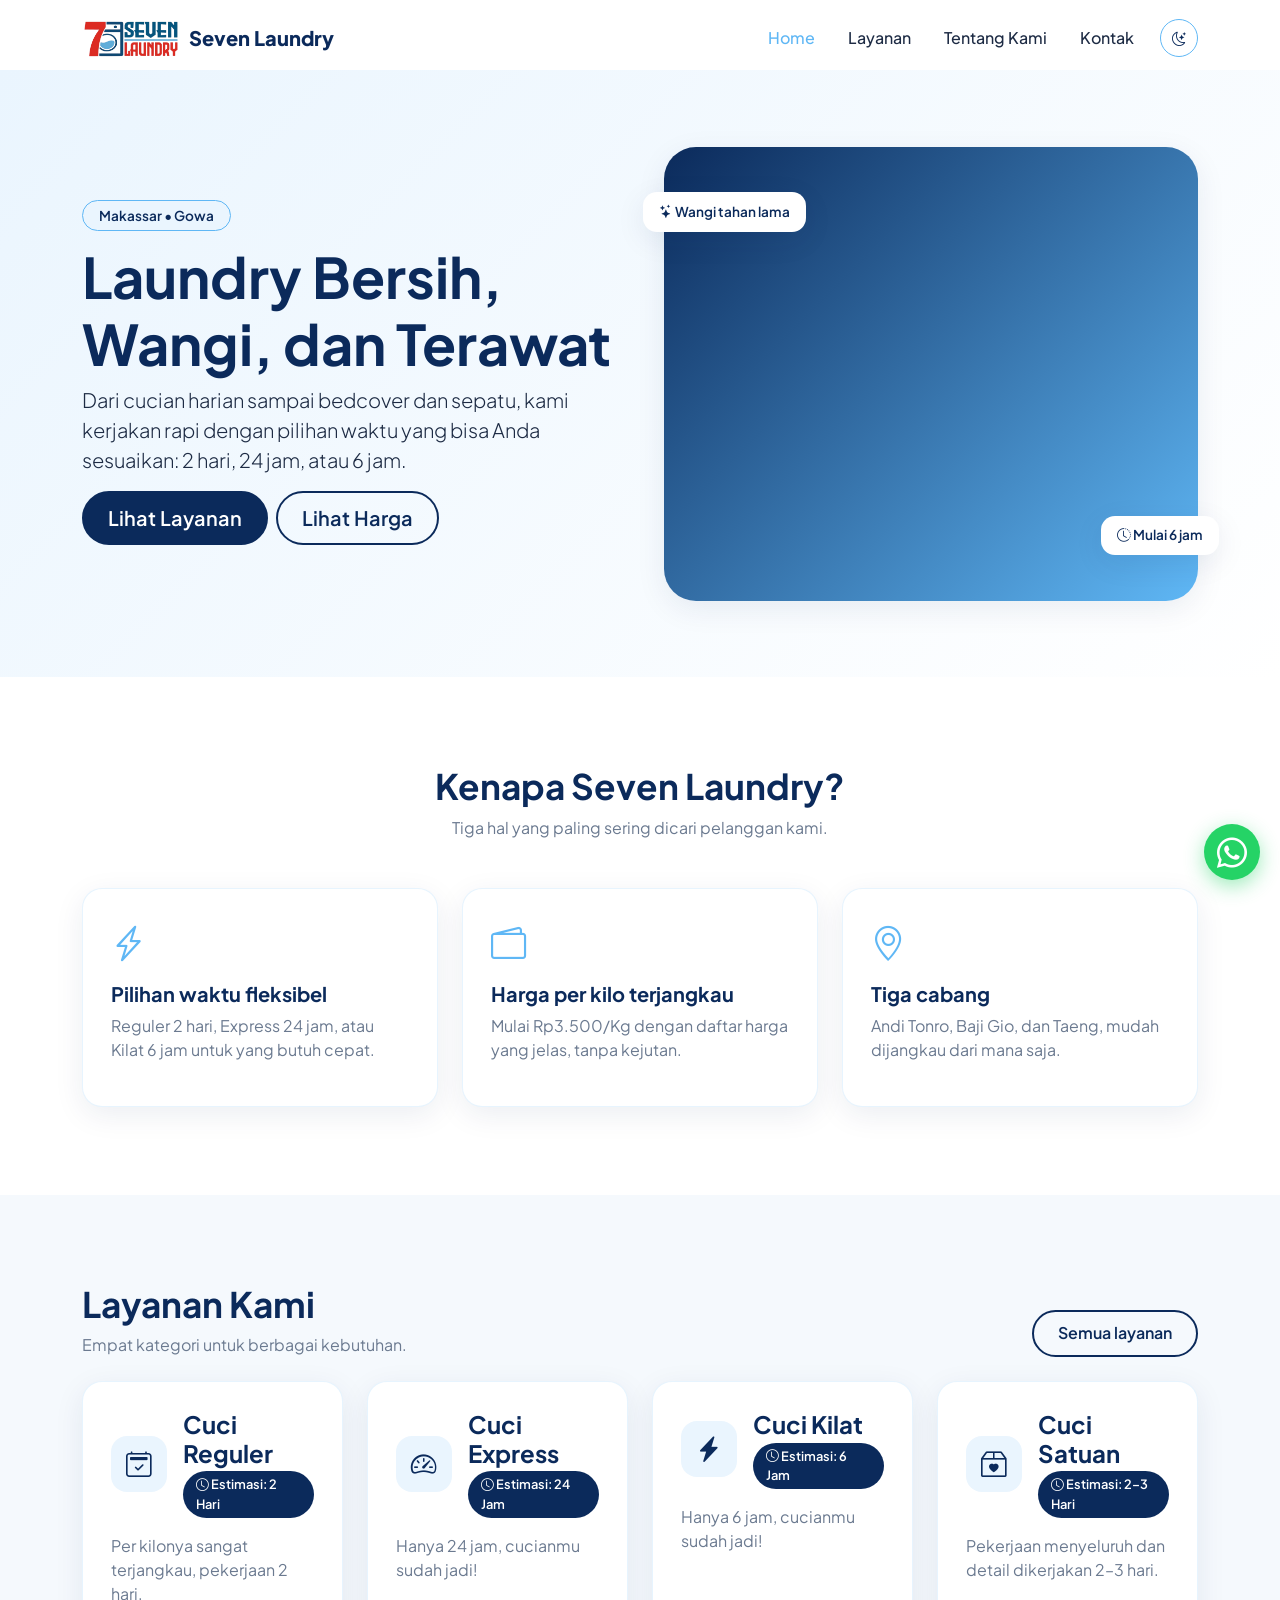
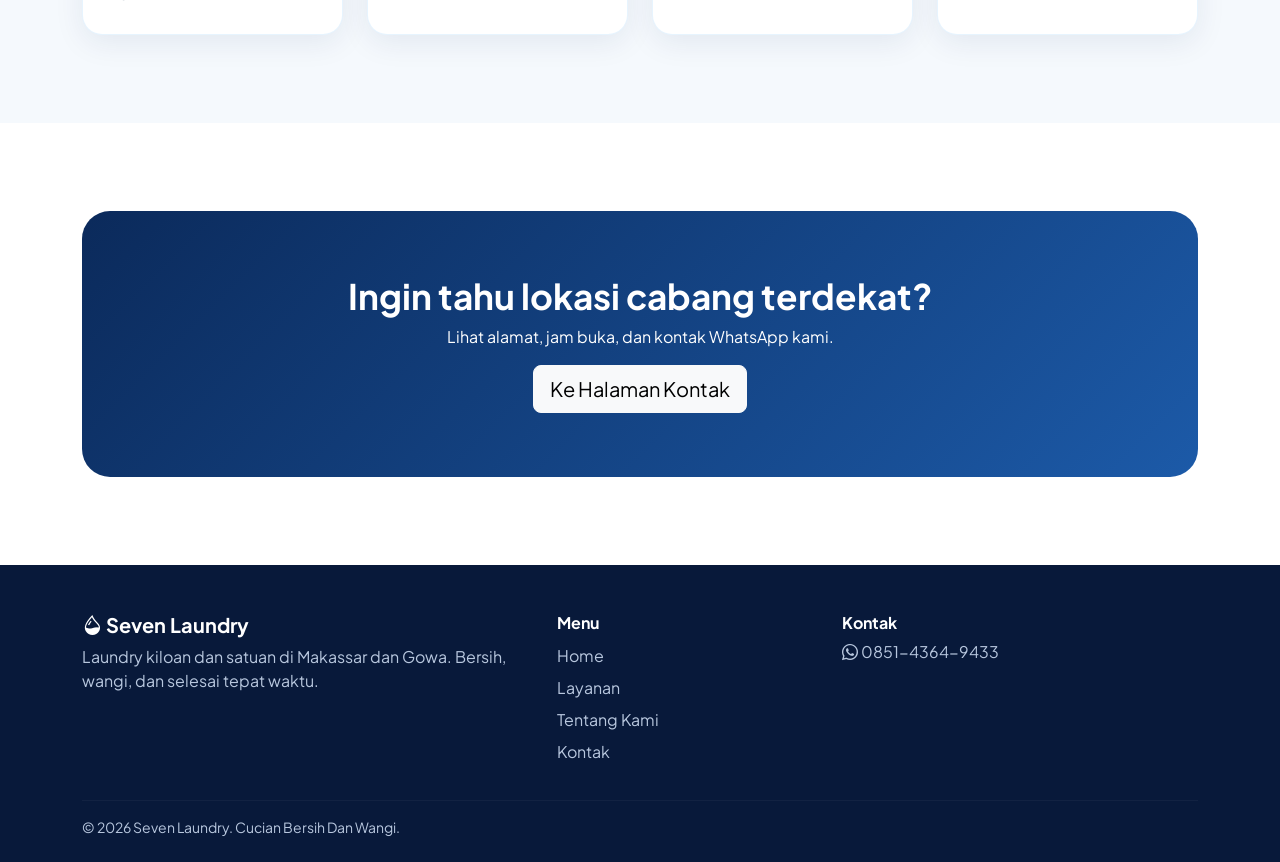
<file: index.html>
<!doctype html>
<html lang="id">
  <head>
    <meta charset="UTF-8" />
    <meta name="viewport" content="width=device-width, initial-scale=1" />
    <title>Home | Seven Laundry</title>
    <meta
      name="description"
      content="Seven Laundry Makassar - laundry kiloan dan satuan, reguler, express, dan kilat."
    />
    <link
      href="https://cdn.jsdelivr.net/npm/bootstrap@5.3.3/dist/css/bootstrap.min.css"
      rel="stylesheet"
    />
    <link
      href="https://cdn.jsdelivr.net/npm/bootstrap-icons@1.11.3/font/bootstrap-icons.css"
      rel="stylesheet"
    />
    <link
      href="https://fonts.googleapis.com/css2?family=Plus+Jakarta+Sans:wght@400;500;600;700;800&display=swap"
      rel="stylesheet"
    />
    <link href="css/style.css" rel="stylesheet" />
  </head>
  <body>
    <!-- NAVBAR -->
    <nav class="navbar navbar-expand-lg fixed-top" id="mainNav">
      <div class="container">
        <a class="navbar-brand" href="index.html">
          <!-- TEMPAT LOGO: taruh file logo di assets/images/logo.png -->
          <img
            src="assets/images/logo.png"
            alt="Logo Seven Laundry"
            class="brand-logo"
            onerror="this.remove()"
          />
          <span>Seven Laundry</span>
        </a>
        <button
          class="navbar-toggler"
          type="button"
          data-bs-toggle="collapse"
          data-bs-target="#menu"
          aria-label="Buka menu"
        >
          <i class="bi bi-list fs-2"></i>
        </button>
        <div class="collapse navbar-collapse" id="menu">
          <ul class="navbar-nav ms-auto align-items-lg-center gap-lg-1">
            <li class="nav-item">
              <a class="nav-link active" href="index.html">Home</a>
            </li>
            <li class="nav-item">
              <a class="nav-link" href="layanan.html">Layanan</a>
            </li>
            <li class="nav-item">
              <a class="nav-link" href="tentang.html">Tentang Kami</a>
            </li>
            <li class="nav-item">
              <a class="nav-link" href="kontak.html">Kontak</a>
            </li>
            <li class="nav-item">
              <button
                class="btn btn-sm theme-btn ms-lg-2"
                id="themeToggle"
                aria-label="Ganti tema"
              >
                <i class="bi bi-moon-stars"></i>
              </button>
            </li>
          </ul>
        </div>
      </div>
    </nav>

    <main>
      <!-- HERO -->
      <section class="hero">
        <div class="container">
          <div class="row align-items-center g-5">
            <div class="col-lg-6 reveal">
              <span class="badge-soft">Makassar &bull; Gowa</span>
              <h1 class="display-4 fw-bold mt-3">
                Laundry Bersih, Wangi, dan Terawat
              </h1>
              <p class="lead">
                Dari cucian harian sampai bedcover dan sepatu, kami kerjakan
                rapi dengan pilihan waktu yang bisa Anda sesuaikan: 2 hari, 24
                jam, atau 6 jam.
              </p>
              <div class="d-flex flex-wrap gap-2">
                <a href="layanan.html" class="btn btn-main btn-lg"
                  >Lihat Layanan</a
                ><a href="harga.html" class="btn btn-outline-main btn-lg"
                  >Lihat Harga</a
                >
              </div>
            </div>
                <div class="col-lg-6 reveal">
                <div class="hero-visual">
                <video class="hero-video" autoplay muted loop playsinline>
                <source src="assets/gmaps-video-1791031187.mp4" type="video/mp4">
                </video>
                <span class="float-chip c1"><i class="bi bi-stars"></i> Wangi tahan lama</span>
                <span class="float-chip c2"><i class="bi bi-clock-history"></i> Mulai 6 jam</span>
                </div>
                </div>
          </div>
        </div>
      </section>

      <!-- KEUNGGULAN -->
      <section class="section">
        <div class="container">
          <div class="text-center mb-5 reveal">
            <h2>Kenapa Seven Laundry?</h2>
            <p class="muted">
              Tiga hal yang paling sering dicari pelanggan kami.
            </p>
          </div>
          <div class="row g-4">
            <div class="col-md-4 reveal">
              <div class="card-soft h-100">
                <i class="bi bi-lightning-charge icon-lg"></i>
                <h5>Pilihan waktu fleksibel</h5>
                <p class="muted">
                  Reguler 2 hari, Express 24 jam, atau Kilat 6 jam untuk yang
                  butuh cepat.
                </p>
              </div>
            </div>
            <div class="col-md-4 reveal">
              <div class="card-soft h-100">
                <i class="bi bi-wallet2 icon-lg"></i>
                <h5>Harga per kilo terjangkau</h5>
                <p class="muted">
                  Mulai Rp3.500/Kg dengan daftar harga yang jelas, tanpa
                  kejutan.
                </p>
              </div>
            </div>
            <div class="col-md-4 reveal">
              <div class="card-soft h-100">
                <i class="bi bi-geo-alt icon-lg"></i>
                <h5>Tiga cabang</h5>
                <p class="muted">
                  Andi Tonro, Baji Gio, dan Taeng, mudah dijangkau dari mana
                  saja.
                </p>
              </div>
            </div>
          </div>
        </div>
      </section>

      <!-- PREVIEW LAYANAN (diisi otomatis oleh script.js) -->
      <section class="section alt">
        <div class="container">
          <div
            class="d-flex justify-content-between align-items-end mb-4 reveal"
          >
            <div>
              <h2>Layanan Kami</h2>
              <p class="muted mb-0">Empat kategori untuk berbagai kebutuhan.</p>
            </div>
            <a
              href="layanan.html"
              class="btn btn-outline-main d-none d-sm-inline-block"
              >Semua layanan</a
            >
          </div>
          <div class="row g-4" id="previewServices"></div>
        </div>
      </section>

      <!-- CTA -->
      <section class="section">
        <div class="container">
          <div class="cta reveal">
            <h2>Ingin tahu lokasi cabang terdekat?</h2>
            <p>Lihat alamat, jam buka, dan kontak WhatsApp kami.</p>
            <a href="kontak.html" class="btn btn-light btn-lg"
              >Ke Halaman Kontak</a
            >
          </div>
        </div>
      </section>
    </main>

    <!-- FOOTER -->
    <footer class="footer">
      <div class="container">
        <div class="row g-4">
          <div class="col-md-5">
            <h5 class="text-white">
              <i class="bi bi-droplet-half"></i> Seven Laundry
            </h5>
            <p>
              Laundry kiloan dan satuan di Makassar dan Gowa. Bersih, wangi, dan
              selesai tepat waktu.
            </p>
          </div>
          <div class="col-6 col-md-3">
            <h6 class="text-white">Menu</h6>
            <ul class="list-unstyled">
              <li><a href="index.html">Home</a></li>
              <li><a href="layanan.html">Layanan</a></li>
              <li><a href="tentang.html">Tentang Kami</a></li>
              <li><a href="kontak.html">Kontak</a></li>
            </ul>
          </div>
          <div class="col-6 col-md-4">
            <h6 class="text-white">Kontak</h6>
            <p class="mb-1"><i class="bi bi-whatsapp"></i> 0851-4364-9433</p>
          </div>
        </div>
        <hr />
        <p class="small mb-0">
          &copy; 2026 Seven Laundry. Cucian Bersih Dan Wangi.
        </p>
      </div>
    </footer>
    <button id="backTop" aria-label="Kembali ke atas">
    <i class="bi bi-arrow-up"></i>
    </button>
    <!-- TOMBOL WHATSAPP MELAYANG -->
<a href="https://wa.me/6285143649433?text=Halo%20Seven%20Laundry%2C%20saya%20ingin%20bertanya." class="wa-float" target="_blank" rel="noopener" aria-label="Hubungi via WhatsApp">
 <i class="bi bi-whatsapp"></i>
</a>
    <script src="https://cdn.jsdelivr.net/npm/bootstrap@5.3.3/dist/js/bootstrap.bundle.min.js"></script>
    <script src="js/script.js"></script>
  </body>
</html>
</file>
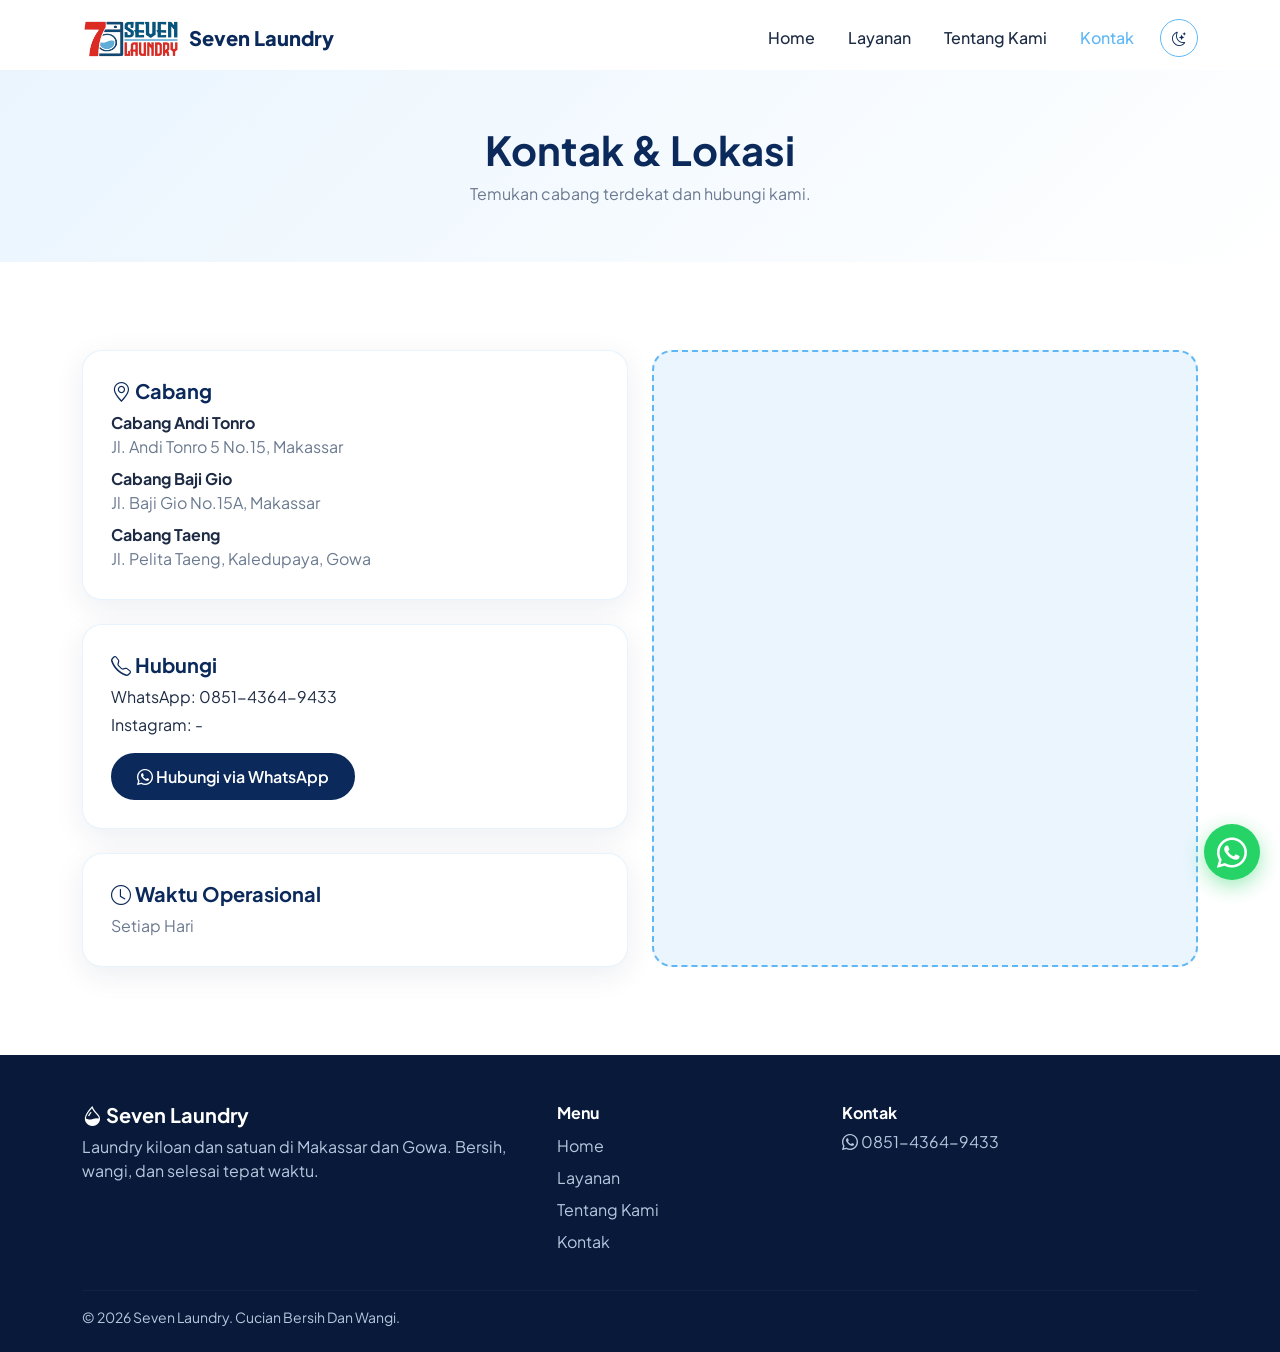
<file: kontak.html>
<!DOCTYPE html>
<html lang="id">
<head>
<meta charset="UTF-8">
<meta name="viewport" content="width=device-width, initial-scale=1">
<title>Kontak | Seven Laundry</title>
<meta name="description" content="Seven Laundry Makassar - laundry kiloan dan satuan, reguler, express, dan kilat.">
<link href="https://cdn.jsdelivr.net/npm/bootstrap@5.3.3/dist/css/bootstrap.min.css" rel="stylesheet">
<link href="https://cdn.jsdelivr.net/npm/bootstrap-icons@1.11.3/font/bootstrap-icons.css" rel="stylesheet">
<link href="https://fonts.googleapis.com/css2?family=Plus+Jakarta+Sans:wght@400;500;600;700;800&display=swap" rel="stylesheet">
<link href="css/style.css" rel="stylesheet">
</head>
<body>
<!-- NAVBAR -->
<nav class="navbar navbar-expand-lg fixed-top" id="mainNav">
 <div class="container">
  <a class="navbar-brand" href="index.html">
   <!-- TEMPAT LOGO: ganti file assets/images/logo.png dengan logo Anda -->
   <img src="assets/images/logo.png" alt="Logo Seven Laundry" class="brand-logo" onerror="this.remove()">
   <span>Seven Laundry</span>
  </a>
  <button class="navbar-toggler" type="button" data-bs-toggle="collapse" data-bs-target="#menu" aria-label="Buka menu"><i class="bi bi-list fs-2"></i></button>
  <div class="collapse navbar-collapse" id="menu">
   <ul class="navbar-nav ms-auto align-items-lg-center gap-lg-1">
    <li class="nav-item"><a class="nav-link" href="index.html">Home</a></li>
    <li class="nav-item"><a class="nav-link" href="layanan.html">Layanan</a></li>
    <li class="nav-item"><a class="nav-link" href="tentang.html">Tentang Kami</a></li>
    <li class="nav-item"><a class="nav-link active" href="kontak.html">Kontak</a></li>
    <li class="nav-item"><button class="btn btn-sm theme-btn ms-lg-2" id="themeToggle" aria-label="Ganti tema"><i class="bi bi-moon-stars"></i></button></li>
   </ul>
  </div>
 </div>
</nav>

<main>
<section class="page-head"><div class="container reveal"><h1>Kontak &amp; Lokasi</h1><p>Temukan cabang terdekat dan hubungi kami.</p></div></section>
<section class="section"><div class="container"><div class="row g-4">
 <div class="col-lg-6 reveal">
  <div class="card-soft mb-4"><h5><i class="bi bi-geo-alt"></i> Cabang</h5>
   <p class="mb-2"><strong>Cabang Andi Tonro</strong><br><span class="muted">Jl. Andi Tonro 5 No.15, Makassar</span></p>
   <p class="mb-2"><strong>Cabang Baji Gio</strong><br><span class="muted">Jl. Baji Gio No.15A, Makassar</span></p>
   <p class="mb-0"><strong>Cabang Taeng</strong><br><span class="muted">Jl. Pelita Taeng, Kaledupaya, Gowa</span></p></div>
  <div class="card-soft mb-4"><h5><i class="bi bi-telephone"></i> Hubungi</h5>
   <p class="mb-1">WhatsApp: 0851-4364-9433</p><p>Instagram: -  </p>
   <div class="d-flex flex-wrap gap-2">
    <a class="btn btn-main" href="https://wa.me/6285143649433" target="_blank" rel="noopener"><i class="bi bi-whatsapp"></i> Hubungi via WhatsApp</a>
   </div></div>
  <div class="card-soft"><h5><i class="bi bi-clock"></i> Waktu Operasional</h5><p class="mb-0 muted">Setiap Hari</p></div>
 </div>
 <div class="col-lg-6 reveal"><div class="map-box"><small><iframe src="https://www.google.com/maps/embed?pb=!1m18!1m12!1m3!1d14382.724250611136!2d119.42953999553518!3d-5.206476994081009!2m3!1f0!2f0!3f0!3m2!1i1024!2i768!4f13.1!3m3!1m2!1s0x2dbee3004454caf9%3A0x98672feab01a1b4e!2sSEVEN%20LAUNDRY%20TAENG!5e1!3m2!1sid!2sid!4v1791030084434!5m2!1sid!2sid" width="600" height="450" style="border:0;" allowfullscreen="" loading="lazy" referrerpolicy="strict-origin-when-cross-origin"></iframe></small></p></div></div>
</div></div></section>
</main>

<!-- FOOTER -->
<footer class="footer">
 <div class="container">
  <div class="row g-4">
   <div class="col-md-5"><h5 class="text-white"><i class="bi bi-droplet-half"></i> Seven Laundry</h5><p>Laundry kiloan dan satuan di Makassar dan Gowa. Bersih, wangi, dan selesai tepat waktu.</p></div>
   <div class="col-6 col-md-3"><h6 class="text-white">Menu</h6><ul class="list-unstyled"><li><a href="index.html">Home</a></li><li><a href="layanan.html">Layanan</a></li><li><a href="tentang.html">Tentang Kami</a></li><li><a href="kontak.html">Kontak</a></li></ul></div>
   <div class="col-6 col-md-4"><h6 class="text-white">Kontak</h6><p class="mb-1"><i class="bi bi-whatsapp"></i> 0851-4364-9433</p></div>
  </div>
  <hr><p class="small mb-0">&copy; 2026 Seven Laundry. Cucian Bersih Dan Wangi.</p>
 </div>
</footer>
<button id="backTop" aria-label="Kembali ke atas"><i class="bi bi-arrow-up"></i></button>
<a href="https://wa.me/6285143649433?text=Halo%20Seven%20Laundry%2C%20saya%20ingin%20bertanya." class="wa-float" target="_blank" rel="noopener" aria-label="Hubungi via WhatsApp">
 <i class="bi bi-whatsapp"></i>
</a>
<script src="https://cdn.jsdelivr.net/npm/bootstrap@5.3.3/dist/js/bootstrap.bundle.min.js"></script>
<script src="js/script.js"></script>
</body>
</html>
</file>
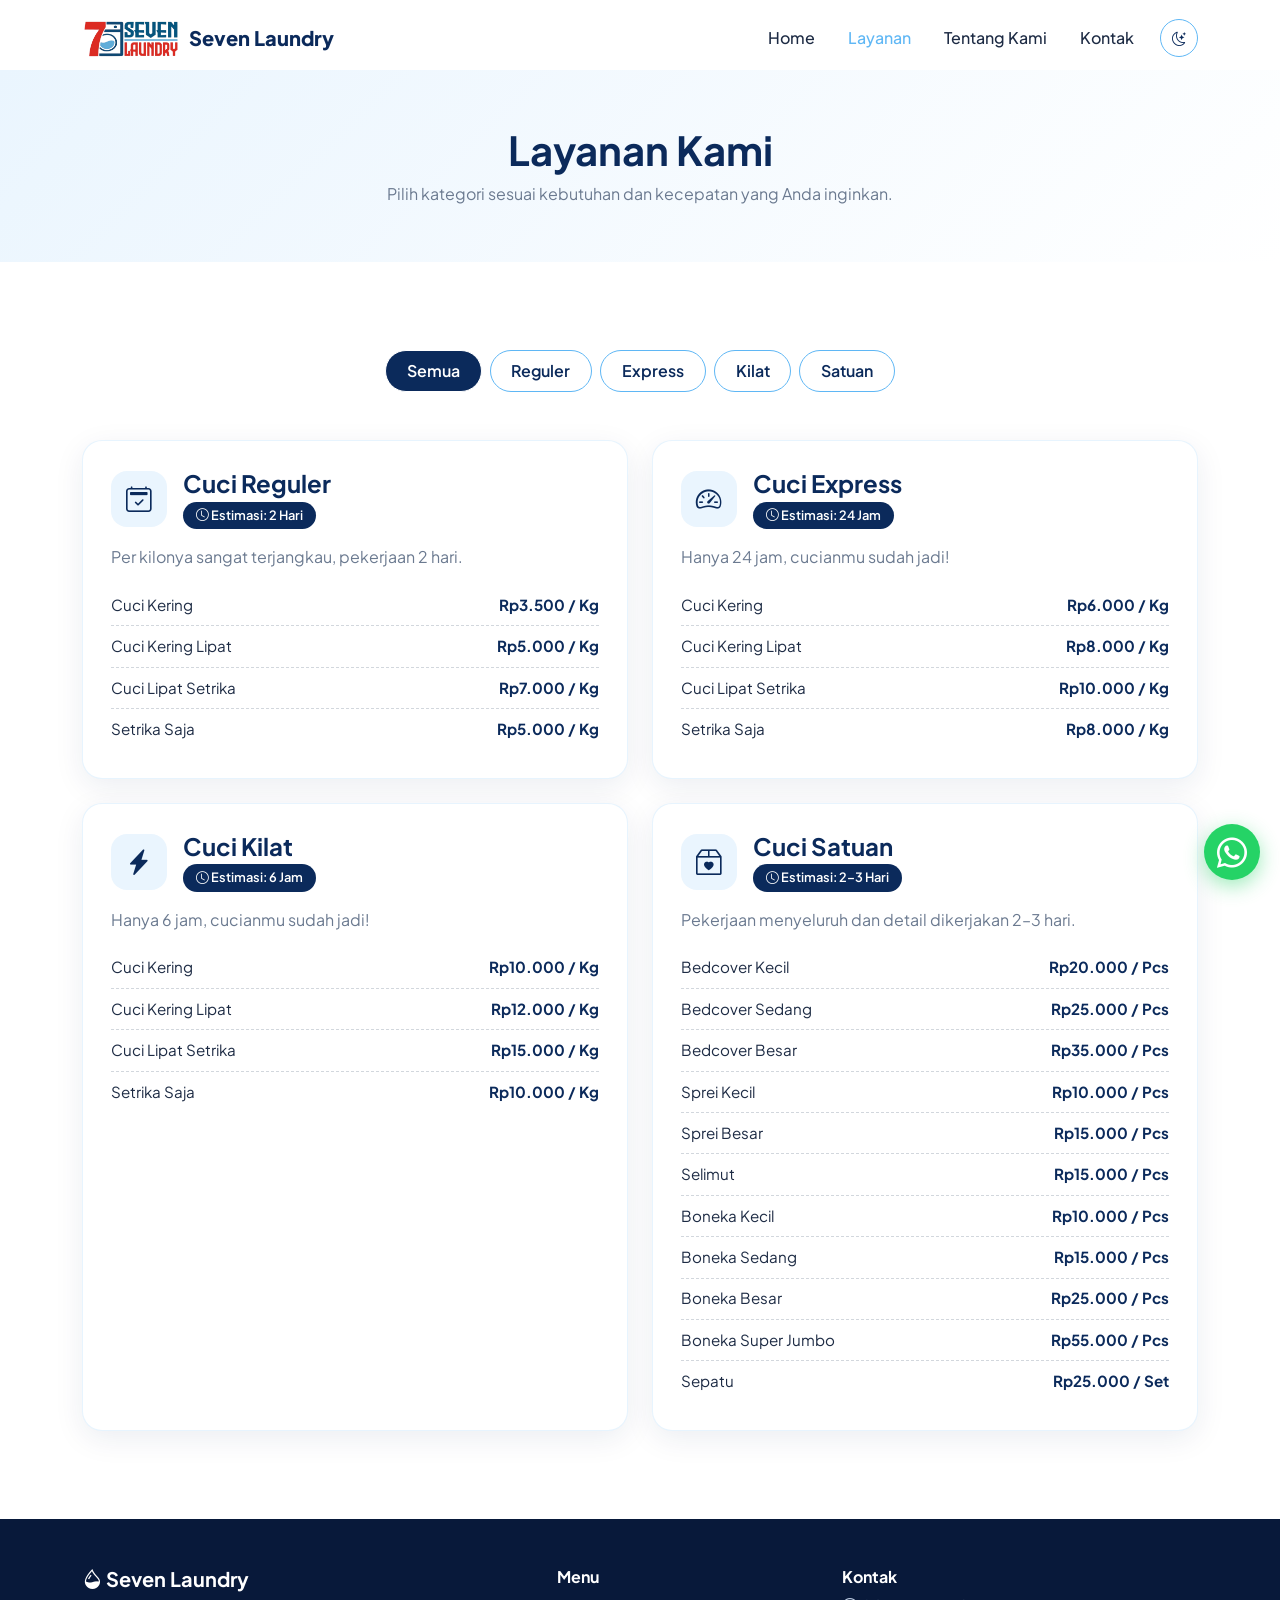
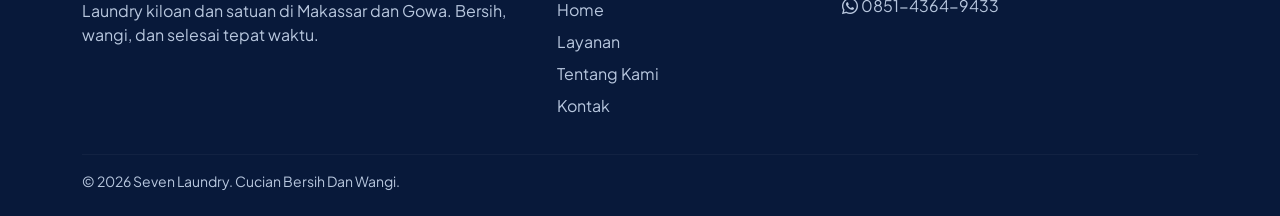
<file: layanan.html>
<!DOCTYPE html>
<html lang="id">
<head>
<meta charset="UTF-8">
<meta name="viewport" content="width=device-width, initial-scale=1">
<title>Layanan | Seven Laundry</title>
<meta name="description" content="Seven Laundry Makassar - laundry kiloan dan satuan, reguler, express, dan kilat.">
<link href="https://cdn.jsdelivr.net/npm/bootstrap@5.3.3/dist/css/bootstrap.min.css" rel="stylesheet">
<link href="https://cdn.jsdelivr.net/npm/bootstrap-icons@1.11.3/font/bootstrap-icons.css" rel="stylesheet">
<link href="https://fonts.googleapis.com/css2?family=Plus+Jakarta+Sans:wght@400;500;600;700;800&display=swap" rel="stylesheet">
<link href="css/style.css" rel="stylesheet">
</head>
<body>
<!-- NAVBAR -->
<nav class="navbar navbar-expand-lg fixed-top" id="mainNav">
 <div class="container">
  <a class="navbar-brand" href="index.html">
   <!-- TEMPAT LOGO: ganti file assets/images/logo.png dengan logo Anda -->
   <img src="assets/images/logo.png" alt="Logo Seven Laundry" class="brand-logo" onerror="this.remove()">
   <span>Seven Laundry</span>
  </a>
  <button class="navbar-toggler" type="button" data-bs-toggle="collapse" data-bs-target="#menu" aria-label="Buka menu"><i class="bi bi-list fs-2"></i></button>
  <div class="collapse navbar-collapse" id="menu">
   <ul class="navbar-nav ms-auto align-items-lg-center gap-lg-1">
    <li class="nav-item"><a class="nav-link" href="index.html">Home</a></li>
    <li class="nav-item"><a class="nav-link active" href="layanan.html">Layanan</a></li>
    <li class="nav-item"><a class="nav-link" href="tentang.html">Tentang Kami</a></li>
    <li class="nav-item"><a class="nav-link" href="kontak.html">Kontak</a></li>
    <li class="nav-item"><button class="btn btn-sm theme-btn ms-lg-2" id="themeToggle" aria-label="Ganti tema"><i class="bi bi-moon-stars"></i></button></li>
   </ul>
  </div>
 </div>
</nav>

<main>
<section class="page-head"><div class="container reveal"><h1>Layanan Kami</h1><p>Pilih kategori sesuai kebutuhan dan kecepatan yang Anda inginkan.</p></div></section>
<section class="section"><div class="container">
 <div class="filter-bar mb-5 reveal" id="filterBar">
  <button class="btn btn-filter active" data-filter="semua">Semua</button>
  <button class="btn btn-filter" data-filter="reguler">Reguler</button>
  <button class="btn btn-filter" data-filter="express">Express</button>
  <button class="btn btn-filter" data-filter="kilat">Kilat</button>
  <button class="btn btn-filter" data-filter="satuan">Satuan</button>
 </div>
 <!-- Card diisi otomatis oleh script.js -->
 <div class="row g-4" id="serviceCards"></div>
</div></section>
</main>

<!-- FOOTER -->
<footer class="footer">
 <div class="container">
  <div class="row g-4">
   <div class="col-md-5"><h5 class="text-white"><i class="bi bi-droplet-half"></i> Seven Laundry</h5><p>Laundry kiloan dan satuan di Makassar dan Gowa. Bersih, wangi, dan selesai tepat waktu.</p></div>
   <div class="col-6 col-md-3"><h6 class="text-white">Menu</h6><ul class="list-unstyled"><li><a href="index.html">Home</a></li><li><a href="layanan.html">Layanan</a></li><li><a href="tentang.html">Tentang Kami</a></li><li><a href="kontak.html">Kontak</a></li></ul></div>
   <div class="col-6 col-md-4"><h6 class="text-white">Kontak</h6><p class="mb-1"><i class="bi bi-whatsapp"></i> 0851-4364-9433</p></div>
  </div>
  <hr><p class="small mb-0">&copy; 2026 Seven Laundry. Cucian Bersih Dan Wangi.</p>
 </div>
</footer>
<button id="backTop" aria-label="Kembali ke atas"><i class="bi bi-arrow-up"></i></button>
<a href="https://wa.me/6285143649433?text=Halo%20Seven%20Laundry%2C%20saya%20ingin%20bertanya." class="wa-float" target="_blank" rel="noopener" aria-label="Hubungi via WhatsApp">
 <i class="bi bi-whatsapp"></i>
</a>
<script src="https://cdn.jsdelivr.net/npm/bootstrap@5.3.3/dist/js/bootstrap.bundle.min.js"></script>
<script src="js/script.js"></script>
</body>
</html>
</file>
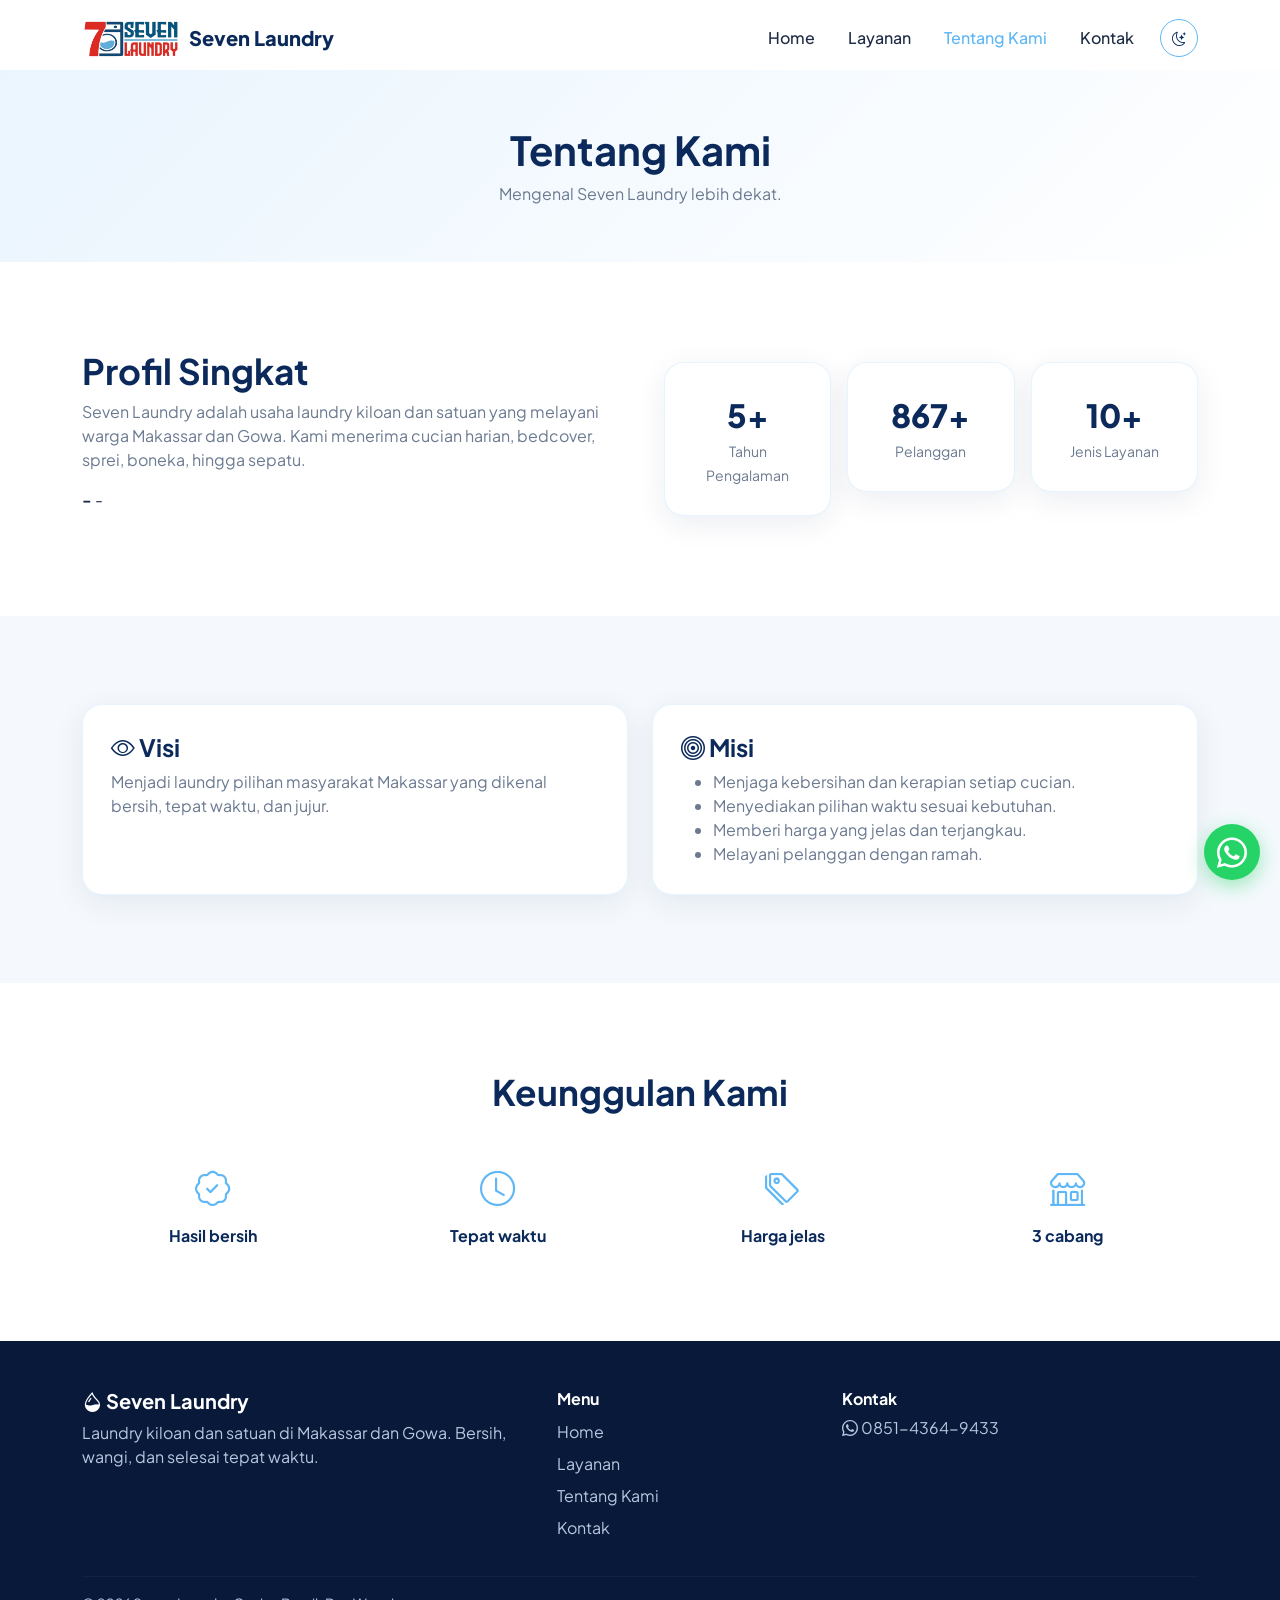
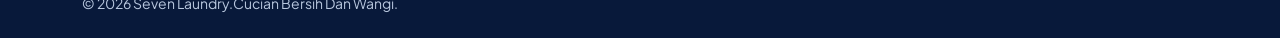
<file: tentang.html>
<!DOCTYPE html>
<html lang="id">
<head>
<meta charset="UTF-8">
<meta name="viewport" content="width=device-width, initial-scale=1">
<title>Tentang Kami | Seven Laundry</title>
<meta name="description" content="Seven Laundry Makassar - laundry kiloan dan satuan, reguler, express, dan kilat.">
<link href="https://cdn.jsdelivr.net/npm/bootstrap@5.3.3/dist/css/bootstrap.min.css" rel="stylesheet">
<link href="https://cdn.jsdelivr.net/npm/bootstrap-icons@1.11.3/font/bootstrap-icons.css" rel="stylesheet">
<link href="https://fonts.googleapis.com/css2?family=Plus+Jakarta+Sans:wght@400;500;600;700;800&display=swap" rel="stylesheet">
<link href="css/style.css" rel="stylesheet">
</head>
<body>
<!-- NAVBAR -->
<nav class="navbar navbar-expand-lg fixed-top" id="mainNav">
 <div class="container">
  <a class="navbar-brand" href="index.html">
   <!-- TEMPAT LOGO: ganti file assets/images/logo.png dengan logo Anda -->
   <img src="assets/images/logo.png" alt="Logo Seven Laundry" class="brand-logo" onerror="this.remove()">
   <span>Seven Laundry</span>
  </a>
  <button class="navbar-toggler" type="button" data-bs-toggle="collapse" data-bs-target="#menu" aria-label="Buka menu"><i class="bi bi-list fs-2"></i></button>
  <div class="collapse navbar-collapse" id="menu">
   <ul class="navbar-nav ms-auto align-items-lg-center gap-lg-1">
    <li class="nav-item"><a class="nav-link" href="index.html">Home</a></li>
    <li class="nav-item"><a class="nav-link" href="layanan.html">Layanan</a></li>
    <li class="nav-item"><a class="nav-link active" href="tentang.html">Tentang Kami</a></li>
    <li class="nav-item"><a class="nav-link" href="kontak.html">Kontak</a></li>
    <li class="nav-item"><button class="btn btn-sm theme-btn ms-lg-2" id="themeToggle" aria-label="Ganti tema"><i class="bi bi-moon-stars"></i></button></li>
   </ul>
  </div>
 </div>
</nav>

<main>
<section class="page-head"><div class="container reveal"><h1>Tentang Kami</h1><p>Mengenal Seven Laundry lebih dekat.</p></div></section>

<!-- PROFIL + STATISTIK -->
<section class="section"><div class="container">
 <div class="row g-5 align-items-center">
  <div class="col-lg-6 reveal"><h2>Profil Singkat</h2>
   <p class="muted">Seven Laundry adalah usaha laundry kiloan dan satuan yang melayani warga Makassar dan Gowa. Kami menerima cucian harian, bedcover, sprei, boneka, hingga sepatu.</p>
   <p class="muted"> </p>
   <p><strong>-</strong> -</p></div>
  <div class="col-lg-6 reveal"><div class="row g-3 text-center">
   <!-- Ubah angka statistik lewat atribut data-target -->
   <div class="col-4"><div class="card-soft"><div class="stat"><span class="counter" data-target="5">0</span>+</div><small class="muted">Tahun Pengalaman</small></div></div>
   <div class="col-4"><div class="card-soft"><div class="stat"><span class="counter" data-target="1000">0</span>+</div><small class="muted">Pelanggan</small></div></div>
   <div class="col-4"><div class="card-soft"><div class="stat"><span class="counter" data-target="10">0</span>+</div><small class="muted">Jenis Layanan</small></div></div>
</div></section>

<!-- VISI & MISI -->
<section class="section alt"><div class="container"><div class="row g-4">
 <div class="col-md-6 reveal"><div class="card-soft h-100"><h4><i class="bi bi-eye"></i> Visi</h4><p class="muted">Menjadi laundry pilihan masyarakat Makassar yang dikenal bersih, tepat waktu, dan jujur.</p></div></div>
 <div class="col-md-6 reveal"><div class="card-soft h-100"><h4><i class="bi bi-bullseye"></i> Misi</h4><ul class="muted mb-0"><li>Menjaga kebersihan dan kerapian setiap cucian.</li><li>Menyediakan pilihan waktu sesuai kebutuhan.</li><li>Memberi harga yang jelas dan terjangkau.</li><li>Melayani pelanggan dengan ramah.</li></ul></div></div>
</div></div></section>

<!-- KEUNGGULAN -->
<section class="section"><div class="container">
 <h2 class="text-center mb-5 reveal">Keunggulan Kami</h2>
 <div class="row g-4 text-center">
  <div class="col-6 col-md-3 reveal"><i class="bi bi-patch-check icon-lg"></i><h6>Hasil bersih</h6></div>
  <div class="col-6 col-md-3 reveal"><i class="bi bi-clock icon-lg"></i><h6>Tepat waktu</h6></div>
  <div class="col-6 col-md-3 reveal"><i class="bi bi-tags icon-lg"></i><h6>Harga jelas</h6></div>
  <div class="col-6 col-md-3 reveal"><i class="bi bi-shop icon-lg"></i><h6>3 cabang</h6></div>
 </div>
</div></section>
</main>

<!-- FOOTER -->
<footer class="footer">
 <div class="container">
  <div class="row g-4">
   <div class="col-md-5"><h5 class="text-white"><i class="bi bi-droplet-half"></i> Seven Laundry</h5><p>Laundry kiloan dan satuan di Makassar dan Gowa. Bersih, wangi, dan selesai tepat waktu.</p></div>
   <div class="col-6 col-md-3"><h6 class="text-white">Menu</h6><ul class="list-unstyled"><li><a href="index.html">Home</a></li><li><a href="layanan.html">Layanan</a></li><li><a href="tentang.html">Tentang Kami</a></li><li><a href="kontak.html">Kontak</a></li></ul></div>
   <div class="col-6 col-md-4"><h6 class="text-white">Kontak</h6><p class="mb-1"><i class="bi bi-whatsapp"></i> 0851-4364-9433</p></div>
  </div>
  <hr><p class="small mb-0">&copy; 2026 Seven Laundry.Cucian Bersih Dan Wangi.</p>
 </div>
</footer>
<button id="backTop" aria-label="Kembali ke atas"><i class="bi bi-arrow-up"></i></button>
<a href="https://wa.me/6285143649433?text=Halo%20Seven%20Laundry%2C%20saya%20ingin%20bertanya." class="wa-float" target="_blank" rel="noopener" aria-label="Hubungi via WhatsApp">
 <i class="bi bi-whatsapp"></i>
</a>
<script src="https://cdn.jsdelivr.net/npm/bootstrap@5.3.3/dist/js/bootstrap.bundle.min.js"></script>
<script src="js/script.js"></script>
</body>
</html>
</file>
<file: css/style.css>
/* ===== VARIABEL WARNA (ubah di sini untuk ganti tema) ===== */
:root{--navy:#0b2a5b;--accent:#5fb7f5;--soft:#eaf5fe;--text:#1d2b44;--muted:#6b7a90;--bg:#fff;--bg-alt:#f5f9fd;--card:#fff;--shadow:0 8px 30px rgba(11,42,91,.08)}
[data-bs-theme=dark]{--navy:#7cc4f8;--accent:#5fb7f5;--soft:#12233f;--text:#e6eefa;--muted:#9bb0cc;--bg:#0b1424;--bg-alt:#0f1b30;--card:#13223c;--shadow:0 8px 30px rgba(0,0,0,.35)}
html{scroll-behavior:smooth}
body{font-family:'Plus Jakarta Sans',sans-serif;color:var(--text);background:var(--bg);padding-top:70px}
h1,h2,h3,h4,h5,h6{color:var(--navy);font-weight:700}
h2{font-size:clamp(1.6rem,3vw,2.2rem)}
.muted{color:var(--muted)}
.section{padding:clamp(3rem,7vw,5.5rem) 0}.alt{background:var(--bg-alt)}

/* Navbar */
.navbar{background:transparent;transition:.3s;padding:.9rem 0}
.navbar.scrolled{background:var(--card);box-shadow:var(--shadow);padding:.5rem 0}
.navbar-brand{font-weight:800;color:var(--navy)!important;display:flex;align-items:center;gap:.6rem}
/* Ukuran logo: ubah height jika logo terlalu besar/kecil */
.brand-logo{height:38px;width:auto}
.nav-link{color:var(--text)!important;font-weight:500;padding:.6rem .9rem!important}
.nav-link:hover,.nav-link.active{color:var(--accent)!important}
.navbar-toggler{border:0;color:var(--navy)}.navbar-toggler:focus{box-shadow:none}
@media(max-width:991px){.navbar-collapse{background:var(--card);border-radius:16px;padding:1rem;margin-top:.5rem;box-shadow:var(--shadow)}}
.theme-btn{border:1px solid var(--accent);color:var(--navy);border-radius:50%;width:38px;height:38px}

/* Tombol */
.btn-main{background:var(--navy);color:#fff;border-radius:50px;padding:.6rem 1.5rem;font-weight:600;border:2px solid var(--navy)}
[data-bs-theme=dark] .btn-main{color:#0b1424}
.btn-main:hover{background:var(--accent);border-color:var(--accent);color:#fff;transform:translateY(-2px)}
.btn-outline-main{border:2px solid var(--navy);color:var(--navy);border-radius:50px;padding:.6rem 1.5rem;font-weight:600}
.btn-outline-main:hover{background:var(--navy);color:#fff}

/* Hero */
.hero{padding:clamp(2.5rem,6vw,5rem) 0;background:linear-gradient(135deg,var(--soft),var(--bg))}
.badge-soft{background:var(--soft);color:var(--navy);padding:.4rem 1rem;border-radius:50px;font-weight:600;font-size:.85rem;border:1px solid var(--accent)}
.hero-visual{position:relative;background:linear-gradient(135deg,var(--navy),var(--accent));border-radius:32px;aspect-ratio:1/.85;display:flex;align-items:center;justify-content:center;font-size:clamp(6rem,15vw,10rem);color:#fff;box-shadow:var(--shadow)}
.float-chip{position:absolute;background:var(--card);color:var(--navy);padding:.6rem 1rem;border-radius:14px;font-size:.85rem;font-weight:600;box-shadow:var(--shadow);animation:float 4s ease-in-out infinite}
.c1{top:10%;left:-4%}.c2{bottom:10%;right:-4%;animation-delay:1.5s}
@keyframes float{50%{transform:translateY(-10px)}}

/* Card */
.card-soft{background:var(--card);border-radius:20px;padding:1.75rem;box-shadow:var(--shadow);transition:.3s;border:1px solid rgba(95,183,245,.15)}
.card-soft:hover{transform:translateY(-6px)}
.icon-lg{font-size:2.2rem;color:var(--accent);display:block;margin-bottom:.75rem}
.svc-head{display:flex;align-items:center;gap:1rem;margin-bottom:1rem}
.svc-icon{width:56px;height:56px;border-radius:16px;background:var(--soft);color:var(--navy);display:flex;align-items:center;justify-content:center;font-size:1.6rem;flex-shrink:0}
.time-badge{display:inline-block;background:var(--navy);color:#fff;border-radius:50px;padding:.25rem .8rem;font-size:.8rem;font-weight:600}
[data-bs-theme=dark] .time-badge{color:#0b1424}
.price-list{list-style:none;padding:0;margin:1rem 0 0}
.price-list li{display:flex;justify-content:space-between;gap:1rem;padding:.55rem 0;border-bottom:1px dashed rgba(107,122,144,.3);font-size:.95rem}
.price-list li:last-child{border:0}.price-list b{color:var(--navy);white-space:nowrap}
.tag-kilat .svc-icon{background:var(--navy);color:#fff}
[data-bs-theme=dark] .tag-kilat .svc-icon{color:#0b1424}

/* Filter */
.filter-bar{display:flex;flex-wrap:wrap;gap:.5rem;justify-content:center}
.btn-filter{border:1px solid var(--accent);color:var(--navy);border-radius:50px;padding:.5rem 1.3rem;font-weight:600}
.btn-filter.active,.btn-filter:hover{background:var(--navy);color:#fff}
[data-bs-theme=dark] .btn-filter.active{color:#0b1424}
.service-item.hide{display:none}

/* Header halaman, CTA, lain-lain */
.page-head{padding:3.5rem 0;text-align:center;background:linear-gradient(135deg,var(--soft),var(--bg))}
.page-head p{color:var(--muted);margin:0}
.cta{background:linear-gradient(135deg,var(--navy),#1c5aa8);color:#fff;border-radius:28px;padding:clamp(2rem,6vw,4rem);text-align:center}
.cta h2{color:#fff}
[data-bs-theme=dark] .cta{background:linear-gradient(135deg,#12335f,#1c5aa8)}
.note{background:var(--soft);border-left:4px solid var(--accent);padding:1rem 1.25rem;border-radius:12px}
.stat{font-size:2rem;font-weight:800;color:var(--navy)}
.map-box{height:100%;min-height:320px;border-radius:20px;border:2px dashed var(--accent);background:var(--soft);display:flex;flex-direction:column;align-items:center;justify-content:center;color:var(--muted);text-align:center;font-size:1.1rem}
.map-box i{font-size:3rem;color:var(--accent)}
.footer{background:#08193a;color:#b8c7de;padding:3rem 0 1.5rem}
.footer a{color:#b8c7de;text-decoration:none;line-height:2}.footer a:hover{color:var(--accent)}
.footer hr{border-color:rgba(255,255,255,.15)}
#backTop{position:fixed;right:20px;bottom:20px;width:48px;height:48px;border-radius:50%;border:0;background:var(--navy);color:#fff;opacity:0;visibility:hidden;transition:.3s;z-index:99;box-shadow:var(--shadow)}
[data-bs-theme=dark] #backTop{color:#0b1424}
#backTop.show{opacity:1;visibility:visible}

/* Animasi muncul: hanya aktif jika JavaScript berjalan (class "js" ditambahkan oleh script.js) */
.js .reveal{opacity:0;transform:translateY(24px);transition:.7s}
.js .reveal.visible{opacity:1;transform:none}
@media(max-width:576px){.float-chip{display:none}.btn-lg{width:100%}}

/* Video di hero: mengisi penuh kotak, chip tetap di atas video */
.hero-video{position:absolute;inset:0;width:100%;height:100%;object-fit:cover;border-radius:32px}
.float-chip{z-index:2}

/* Tombol WhatsApp melayang (pojok kanan bawah) */
.wa-float{position:fixed;right:20px;bottom:20px;width:56px;height:56px;border-radius:50%;background:#25d366;color:#fff;display:flex;align-items:center;justify-content:center;font-size:1.9rem;text-decoration:none;box-shadow:0 6px 20px rgba(37,211,102,.45);z-index:100;transition:.3s;animation:wa-pulse 2.5s infinite}
.wa-float:hover{color:#fff;transform:scale(1.1)}
@keyframes wa-pulse{0%{box-shadow:0 0 0 0 rgba(37,211,102,.5)}70%{box-shadow:0 0 0 16px rgba(37,211,102,0)}100%{box-shadow:0 0 0 0 rgba(37,211,102,0)}}

/* Pindahkan tombol back-to-top ke atas tombol WhatsApp agar tidak bertumpuk */
#backTop{bottom:90px}
</file>
